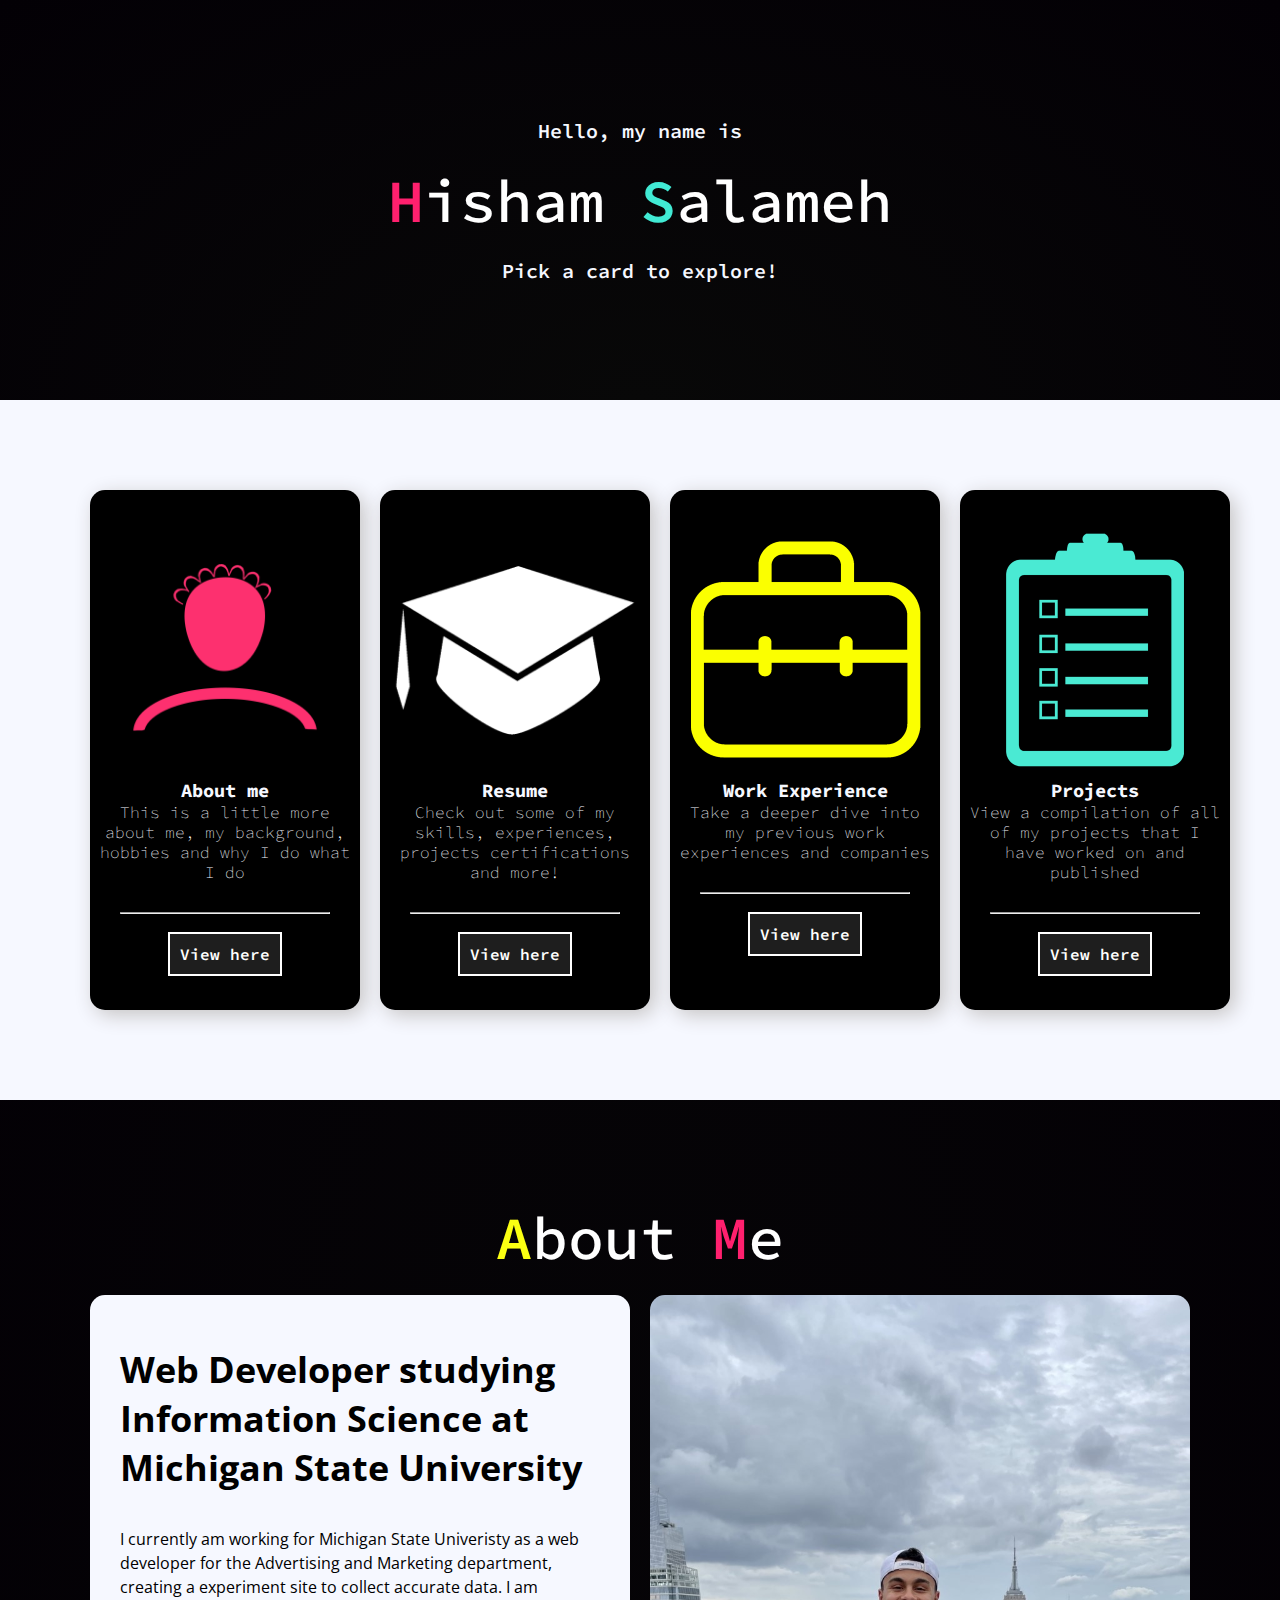
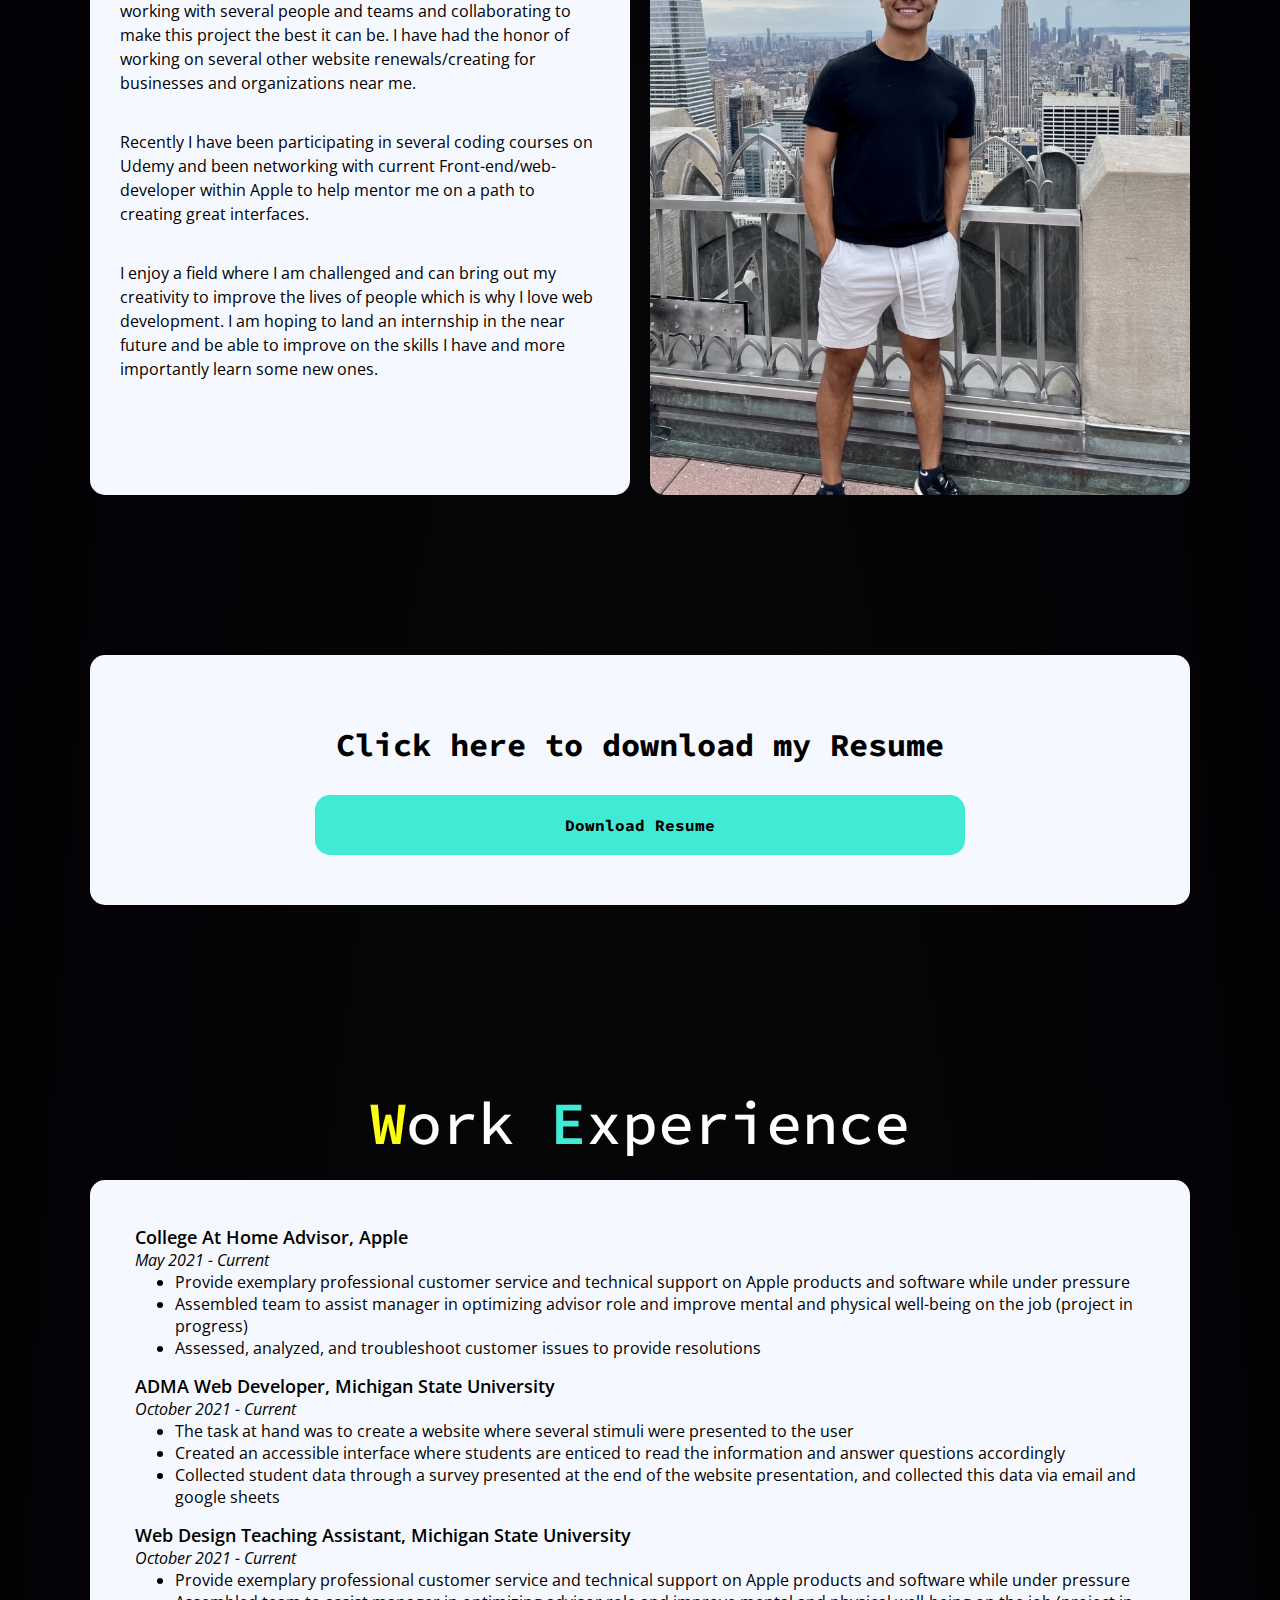
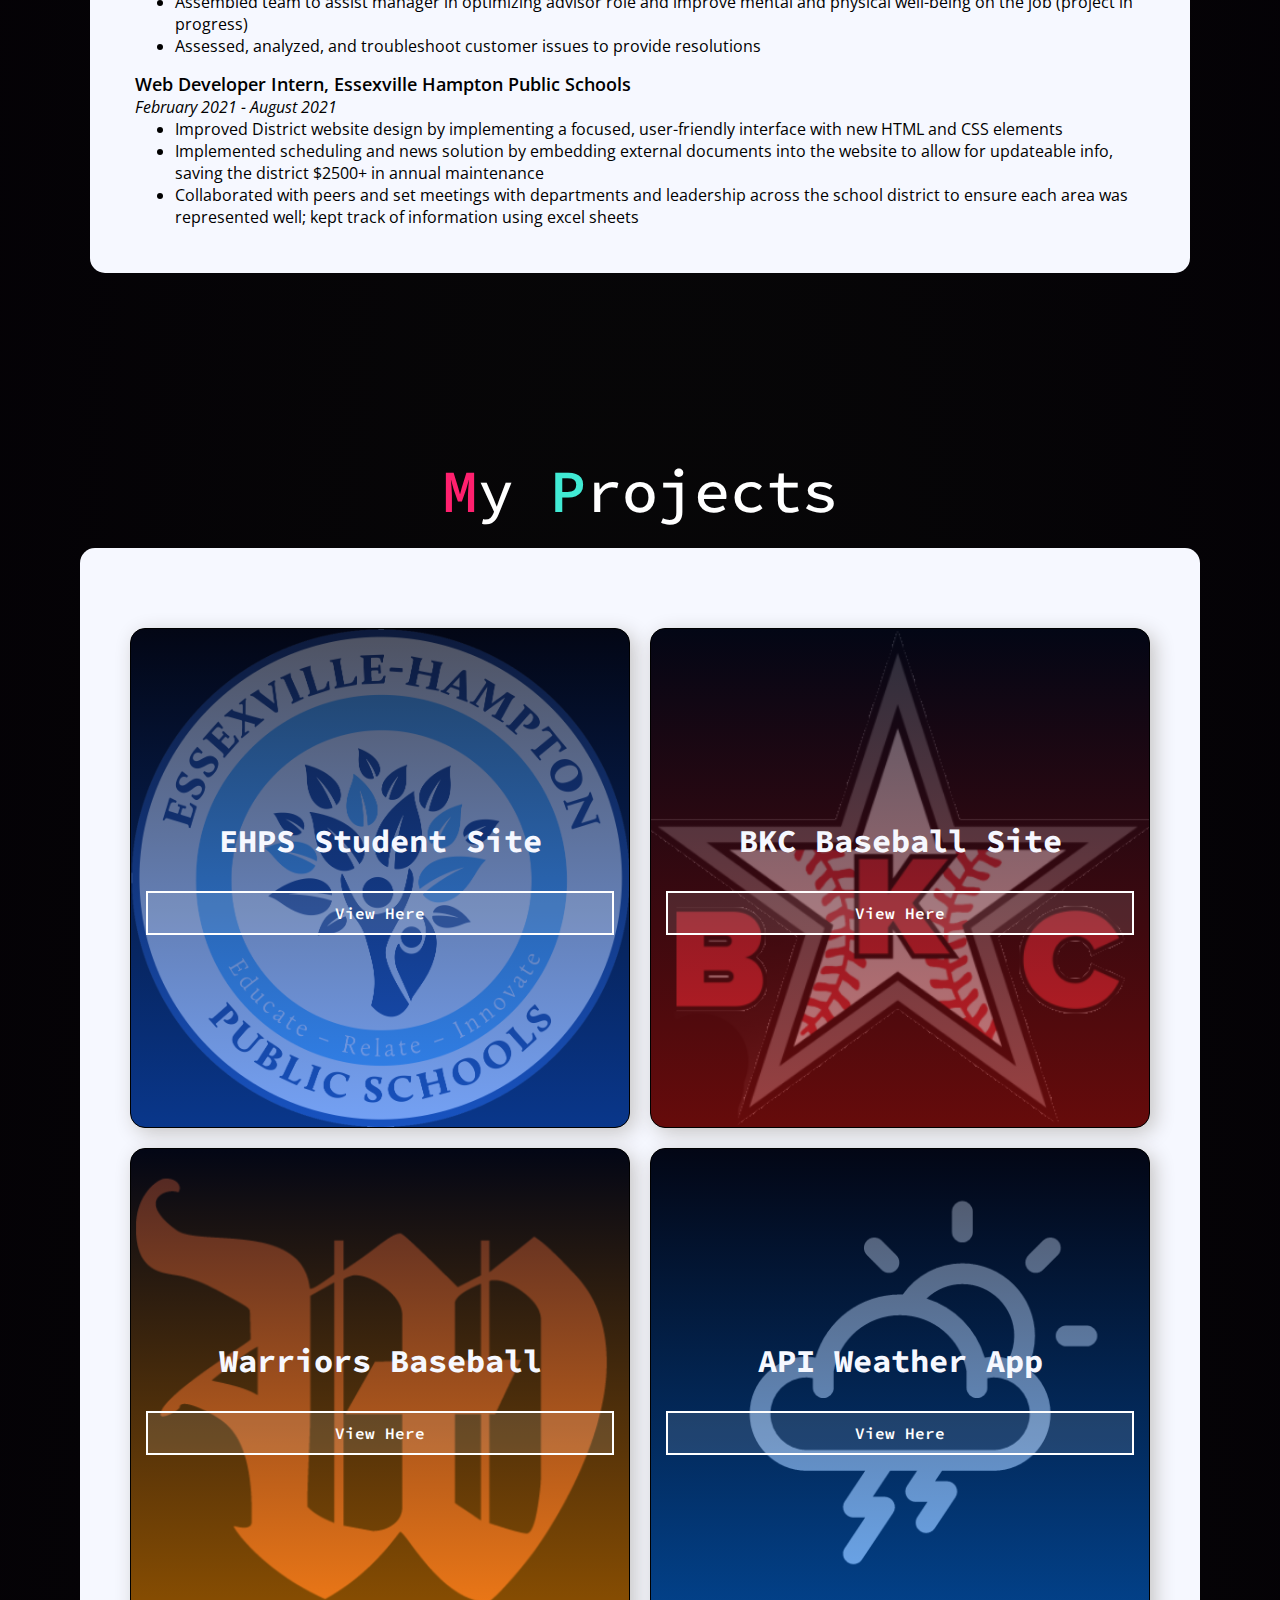
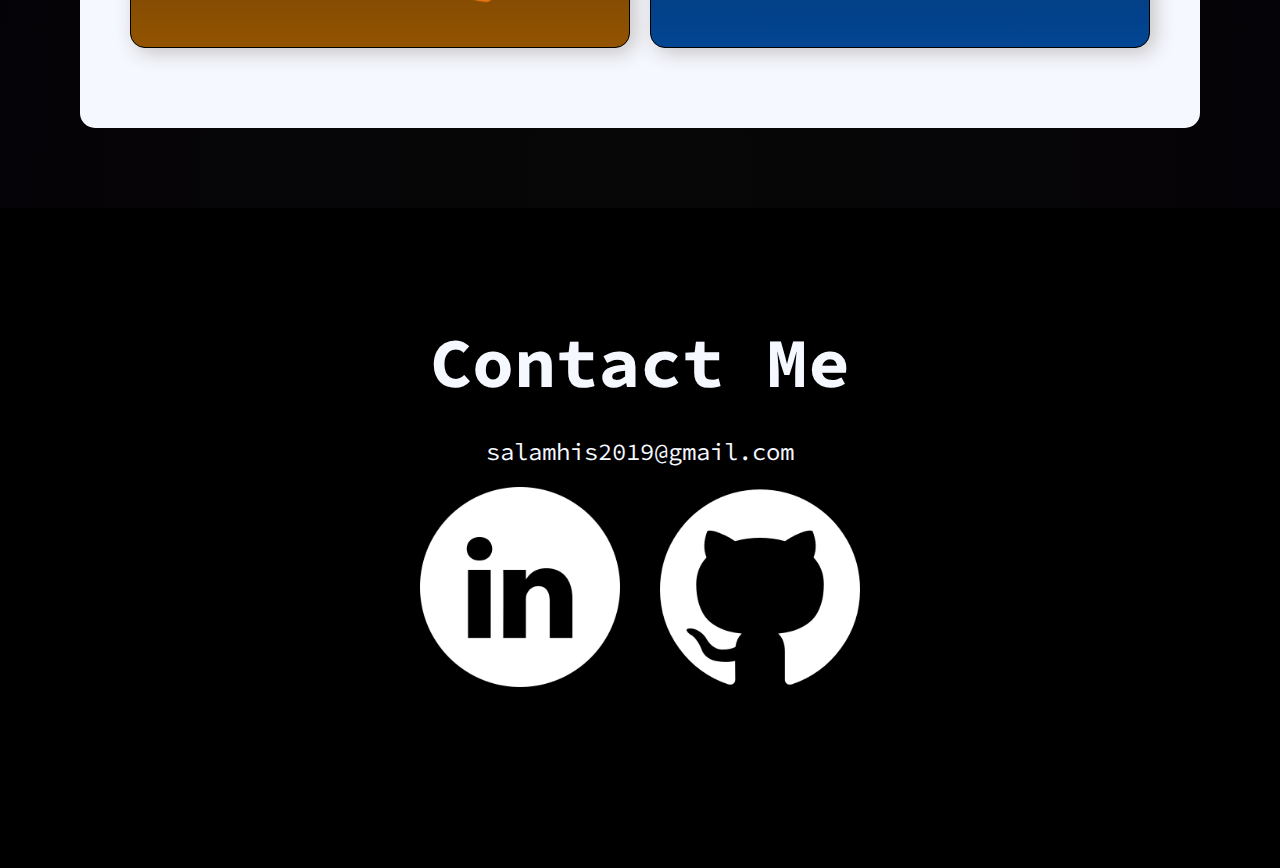
<file: index.html>
<!DOCTYPE html>
<html lang="en">

<head>
    <meta charset="UTF-8">
    <meta http-equiv="X-UA-Compatible" content="IE=edge">
    <meta name="viewport" content="width=device-width, initial-scale=1.0">
    <title>Hisham's Portfolio</title>
    <style>
        @import url('https://fonts.googleapis.com/css2?family=Source+Code+Pro:wght@300&display=swap');
    </style>
    <style>
        @import url('https://fonts.googleapis.com/css2?family=Source+Code+Pro:wght@300;600&display=swap');
    </style>
    <style>
        @import url('https://fonts.googleapis.com/css2?family=Open+Sans&display=swap');
    </style>
    <style>
        @import url('https://fonts.googleapis.com/css2?family=Open+Sans:wght@400;600&display=swap');
    </style>
    <link rel="stylesheet" href="styles.css">
</head>

<body>

<!-- BANNER SECTION -->


    <section class="banner">
        <p class="banner-content">Hello, my name is</p>
        <h1 class="banner-header"><span class="pink">H</span>isham <span class="teal">S</span>alameh</h1>
        <p class="banner-content">Pick a card to explore!</p>
    </section>

<!-- NAV SECTION -->


    <section class="sub-section-alternative">
        <div class="nav-container">
            <div class="navigation-card">
                <img class="project-image" src="images/profile-img.png" alt="Project One Image" />
                <h3>About me</h3>
                <p class="subtext">This is a little more about me, my background, hobbies and why I do what I do</p>
                <hr/>
                <p class="subtext"><a class="project-link" href="#about">View here</a></p>
            </div>
            <div class="navigation-card">
                <img class="project-image" src="images/education-img.png" alt="Project One Image" />
                <h3>Resume</h3>
                <p class="subtext">Check out some of my skills, experiences, projects certifications and more!</p>
                <hr/>
                <p class="subtext"><a class="project-link" href="#resume">View here</a></p>
            </div>              
            <div class="navigation-card work-mobile">
                <img class="project-image" src="images/work-experience.png" alt="Project One Image" />
                <h3>Work Experience</h3>
                <p class="subtext">Take a deeper dive into my previous work experiences and companies</p>
                <hr/>
                <a class="project-link" href="#work">View here</a>
            </div>         
            <div class="navigation-card">
                <img class="project-image" src="images/projects-img.png" alt="Project One Image" />
                <h3>Projects</h3>
                <p class="subtext">View a compilation of all of my projects that I have worked on and published</p>
                <hr/>
                <p class="subtext"><a class="project-link" href="#projects">View here</a></p>
            </div>
        </div>
    </section>


<!-- ABOUT ME SECTION -->


    <section class="about-me">
        <h2  id="about" class="banner-header"><span class="yellow">A</span>bout <span class="pink">M</span>e</h2>
        <div class="about-me-container">
            <!-- <div class="nav-card">
                <img class="card-image" src="images/profile-img.png" alt="">
                <a href="#">Arrow</a>
            </div> -->
            <div class="about-me-card about-me-align">
                <p class="sub-text">Web Developer studying Information Science at Michigan State University</p>
                <p class="about-text">I currently am working for Michigan State Univeristy as a web developer for the 
                    Advertising and Marketing department, creating a experiment site to collect accurate data.
                    I am working with several people and teams and collaborating to make this project the best it can be. 
                    I have had the honor of working on several other website renewals/creating for businesses and organizations 
                    near me.
                </p>
                <p class="about-text">Recently I have been participating in several coding courses on Udemy and been networking
                    with current Front-end/web-developer within Apple to help mentor me on a path to creating great interfaces. 
                </p>
                <p class="about-text">I enjoy a field where I am challenged and can bring out my creativity to improve the lives of people 
                    which is why I love web development. I am hoping to land an internship in the near future and be able to improve
                    on the skills I have and more importantly learn some new ones. 
                </p>
            </div>
            <div class="about-me-card about-me-align image-align">
                <img class="image-edit" src="images/about-me-image.jpg" alt="about me image">
            </div>
        </div>
    </section>


<!-- RESUME SECTION -->


    <section class="resume" id="resume">
        <div class="resume-container">
            <div class="resume-content">
                <h1 class="resume-header">Click here to download my Resume</h1>
                <a class="resume-button" href="resume.html" target="blank">Download Resume</a>
            </div>
        </div>
    </section>


<!-- WORK EXPERIENCE SECTION -->


    <section class="work-experience" id="work">
        <h2 class="banner-header"><span class="yellow">W</span>ork <span class="teal">E</span>xperience</h2>
        <div class="work-container">
            <div class="work-content">
                <div class="job-title">
                    <div class="job-wrap">
                        <h2 class="work-text">College At Home Advisor, Apple</h2>
                        <h2 class="work-date">May 2021 - Current</h2>
                        <ul class="work-description">
                            <li>Provide exemplary professional customer service and technical support on Apple products
                                and software while under pressure
                            </li>
                            <li> Assembled team to assist manager in optimizing advisor role and improve mental and physical
                                well-being on the job (project in progress)
                            </li>
                            <li>Assessed, analyzed, and troubleshoot customer issues to provide resolutions</li>
                        </ul>
                    </div>
                    <div class="job-wrap">
                        <h2 class="work-text">ADMA Web Developer, Michigan State University</h2>
                        <h2 class="work-date">October 2021 - Current</h2>
                        <ul class="work-description">
                            <li>The task at hand was to create a website where several stimuli were presented to the user</li>
                            <li>Created an accessible interface where students are enticed to read the information and answer
                            questions accordingly</li>
                            <li>Collected student data through a survey presented at the end of the website presentation, and
                            collected this data via email and google sheets</li>
                        </ul>
                    </div>
                    <div class="job-wrap">
                        <h2 class="work-text">Web Design Teaching Assistant, Michigan State University</h2>                        
                        <h2 class="work-date">October 2021 - Current</h2>
                        <ul class="work-description">
                            <li>Provide exemplary professional customer service and technical support on Apple products
                                and software while under pressure
                            </li>
                            <li> Assembled team to assist manager in optimizing advisor role and improve mental and physical 
                                well-being on the job (project in progress)
                            </li>
                            <li>Assessed, analyzed, and troubleshoot customer issues to provide resolutions</li>
                        </ul>
                    </div>
                    <div class="job-wrap">
                        <h2 class="work-text">Web Developer Intern, Essexville Hampton Public Schools</h2>                    
                        <h2 class="work-date">February 2021 - August 2021</h2>
                        <ul class="work-description">
                            <li>Improved District website design by implementing a focused, user-friendly interface with new
                            HTML and CSS elements
                            </li>
                            <li> Implemented scheduling and news solution by embedding external documents into the website
                            to allow for updateable info, saving the district $2500+ in annual maintenance
                            </li>
                            <li>Collaborated with peers and set meetings with departments and leadership across the school
                            district to ensure each area was represented well; kept track of information using excel sheets</li>
                        </ul>
                    </div>
                </div>
            </div>
        </div>
    </section>


<!-- PROJECTS SECTION -->


    <section class="projects-section" id="projects">
        <h1 class="banner-header"><span class="pink">M</span>y <span class="teal">P</span>rojects</h1>
        <div class="projects-container">
            <div class="projects-space">
                <div class="projects-row">
                    <div class="projects-card">
                        <h1 class="project-title">EHPS Student Site</h1>
                        <a href="https://ehstudentlife.net" class="button" target="blank">View Here</a>
                    </div>
                    <div class="projects-card BKC-background">
                        <h1 class="project-title">BKC Baseball Site</h1>
                        <a href="https://bkcbaseball.com" class="button" target="blank">View Here</a>
                    </div>                
                </div>
                <div class="projects-row">
                    <div class="projects-card warriors-background">
                        <h1 class="project-title">Warriors Baseball</h1>
                        <a href="http://warriorsbaseballmi.com" class="button" target="blank">View Here</a>
                    </div>
                    <div class="projects-card weather-background">
                        <h1 class="project-title">API Weather App</h1>
                        <a href="https://github.com/salamhis2019/Weather-app" class="button" target="blank">View Here</a>
                    </div>                
                </div>                
            </div>
        </div>
    </section>


<!-- FOOTER SECTION -->


    <footer>
        <h1 class="contact">Contact Me</h1>
        <p class="email">salamhis2019@gmail.com</p>
        <div class="socials-container">
            <a href="https://www.linkedin.com/in/hishamsalameh" target="blank"><img class="social-icons"
                    src="images/linkedin-icon.png" alt="linkedin-icon"></a>
            <a href="https://github.com/salamhis2019" target="blank"><img class="social-icons"
                    src="images/github-icon.png" alt="github-icon"></a>
        </div>
    </footer>
</body>

<script>

</script>

</html>
</file>
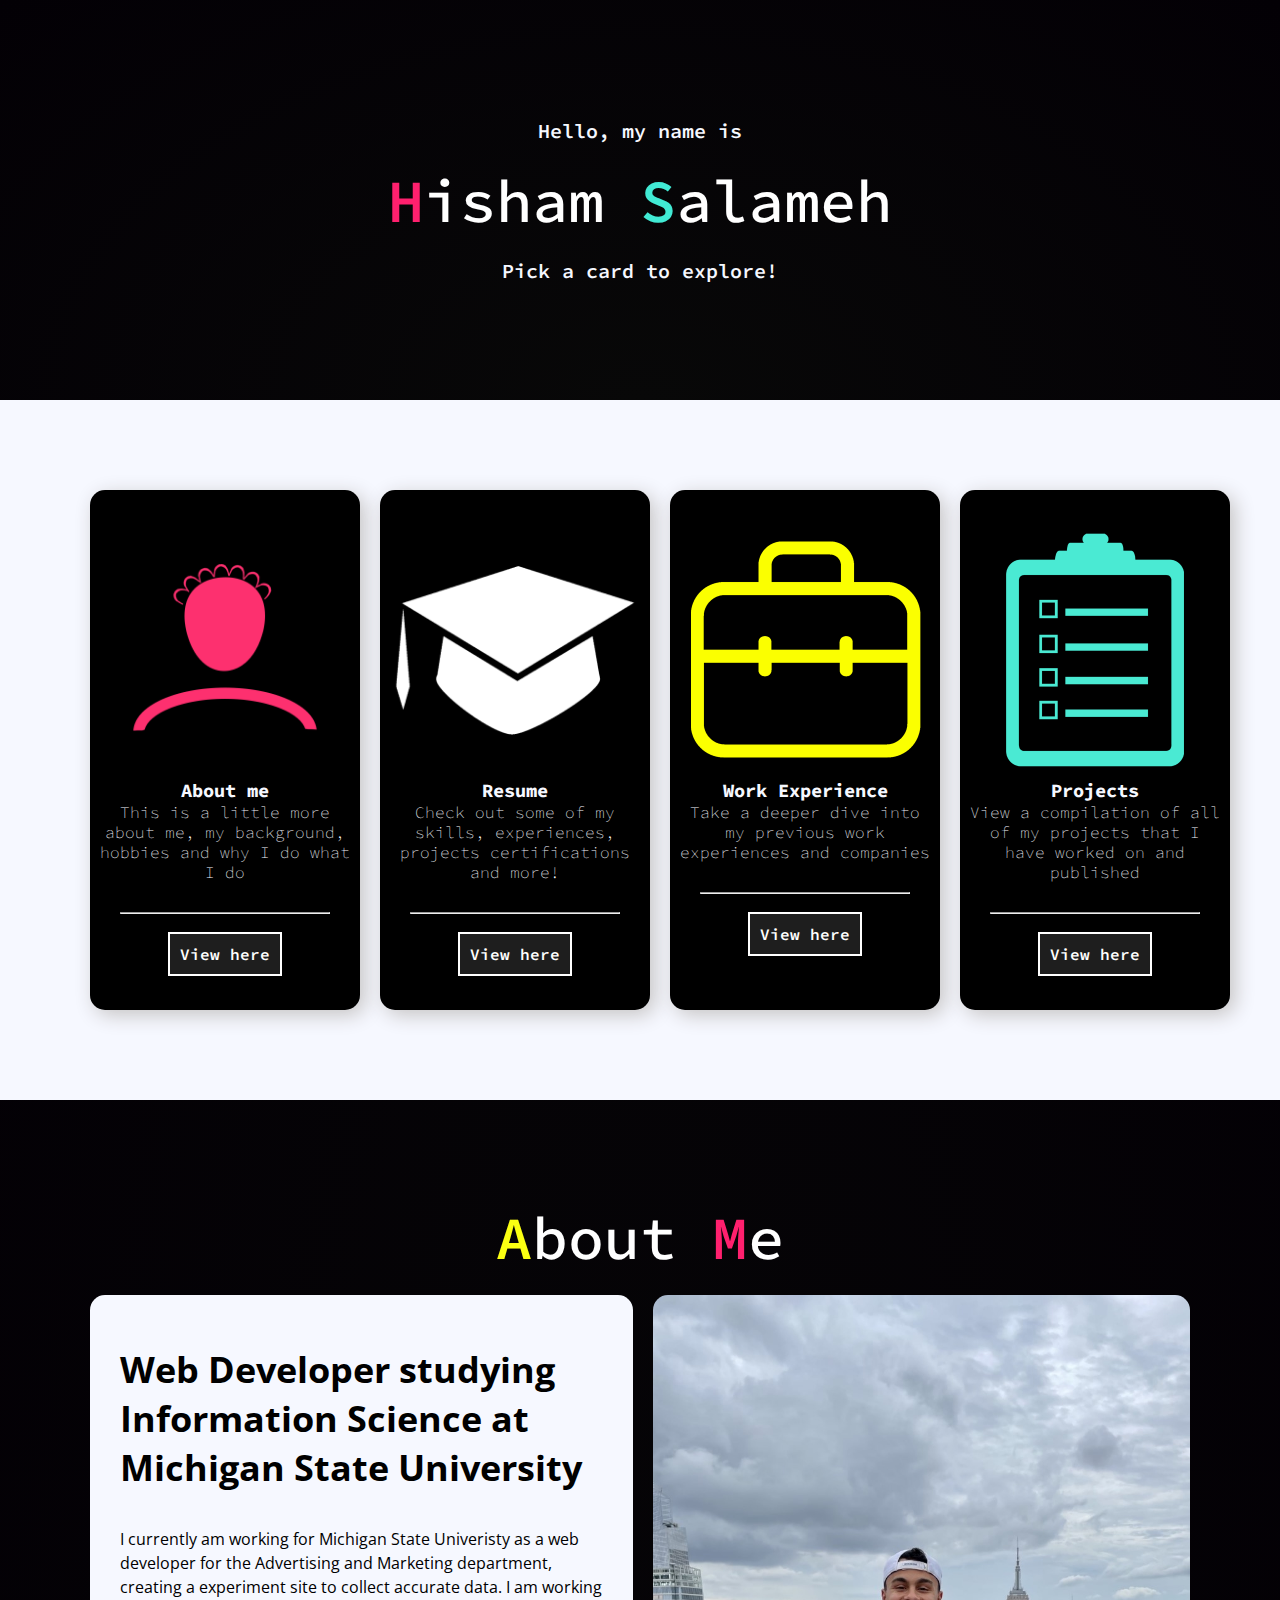
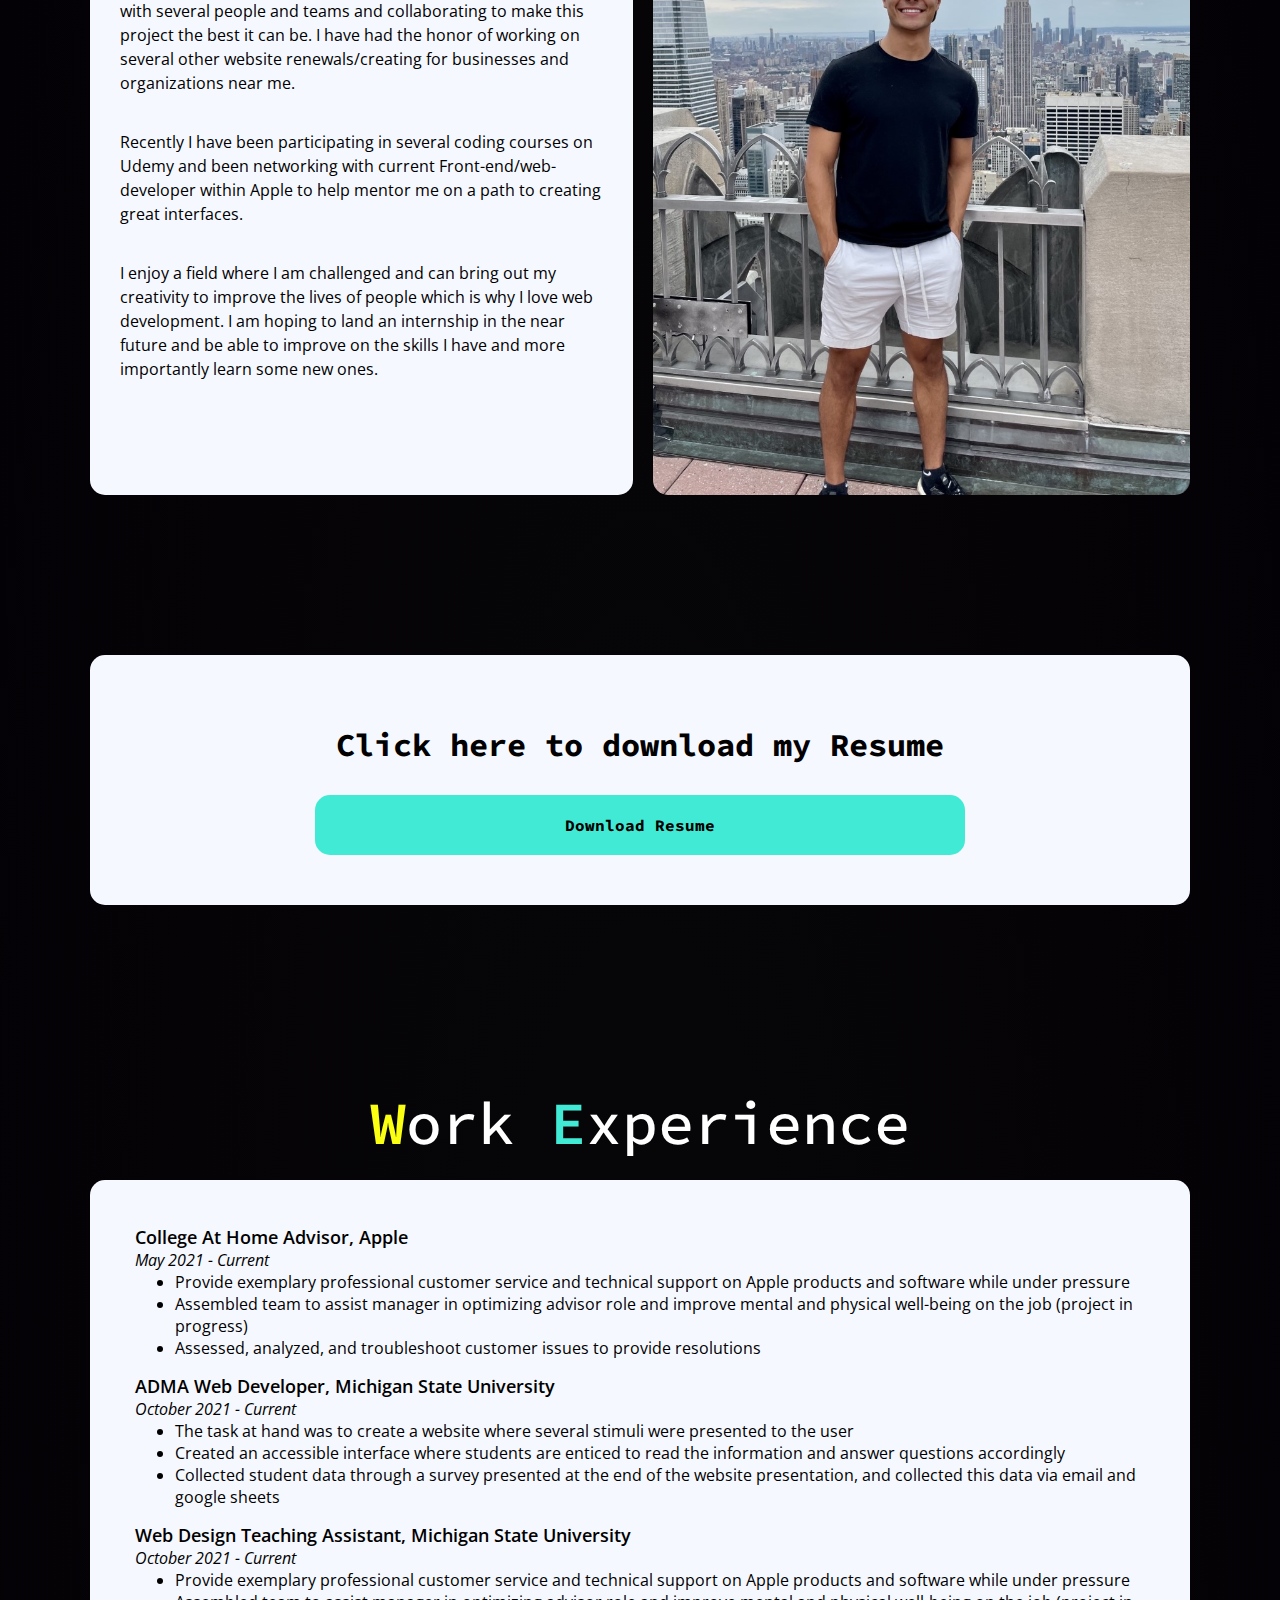
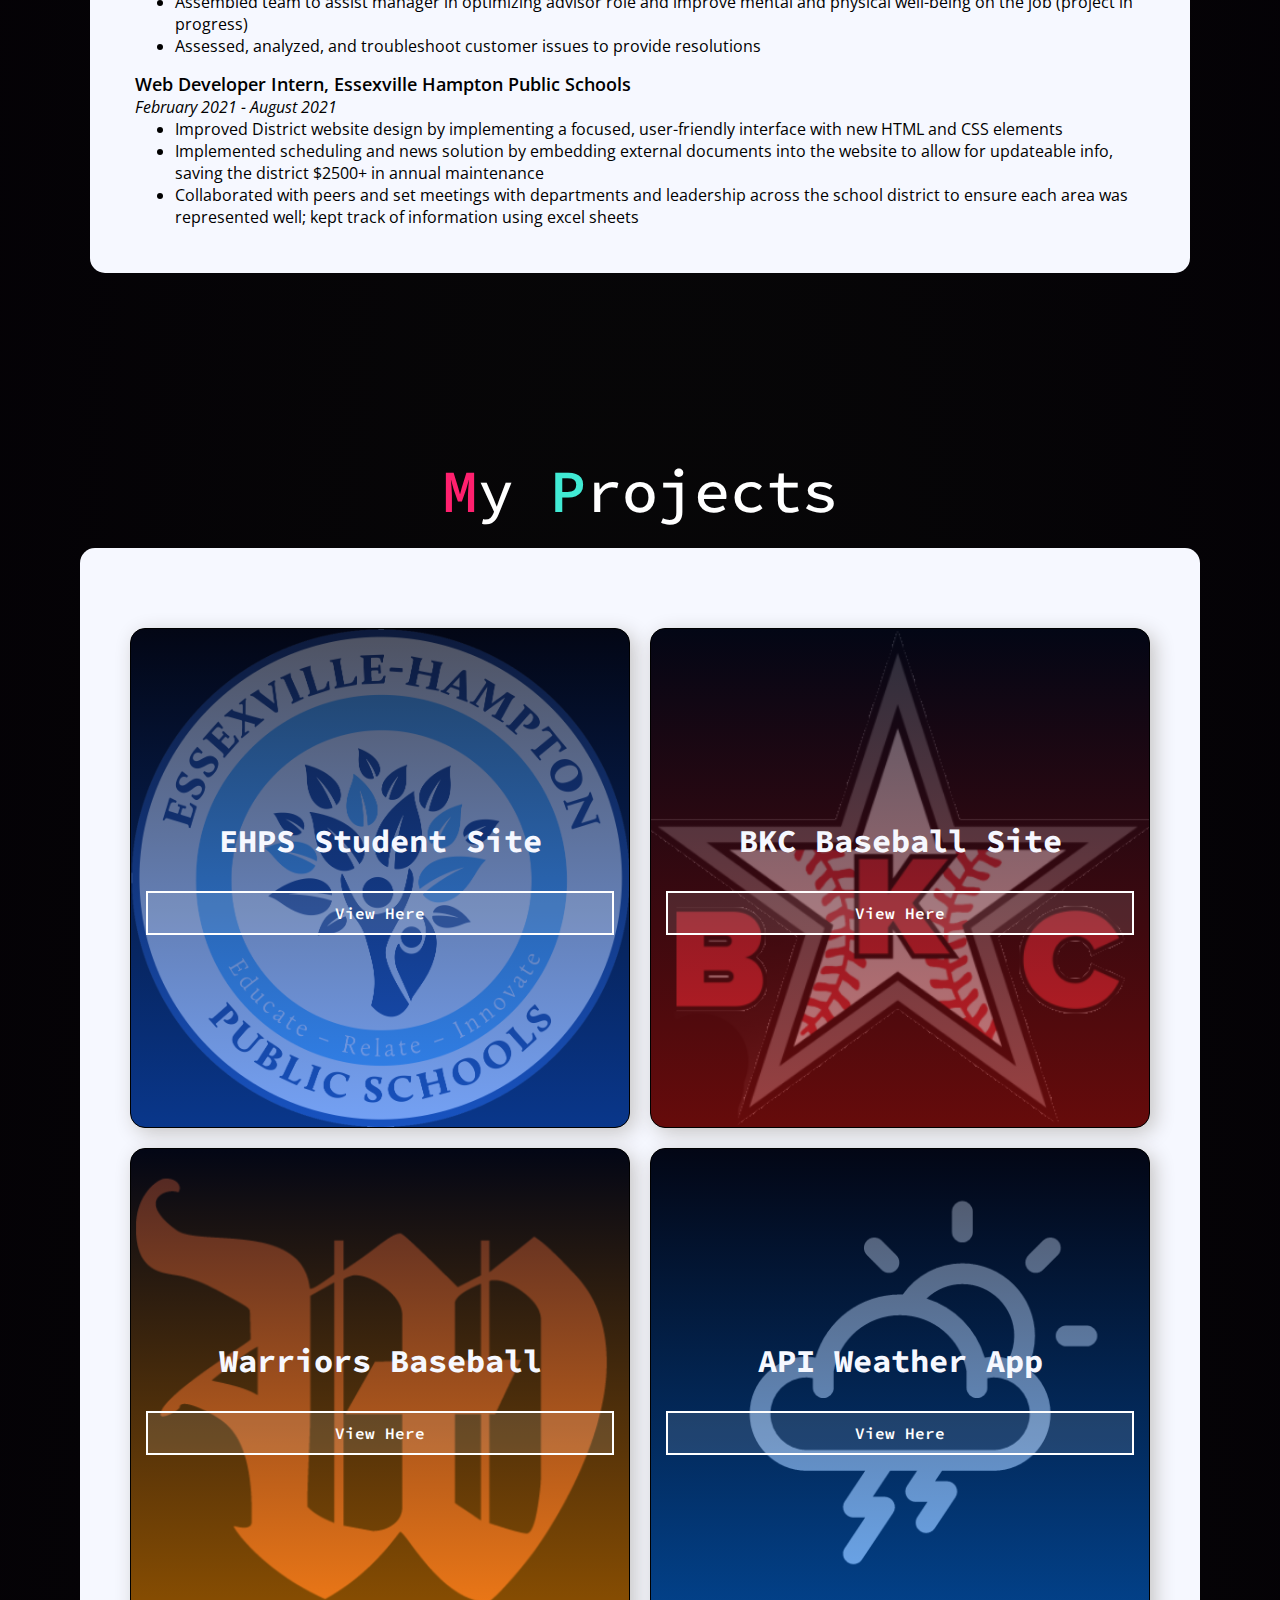
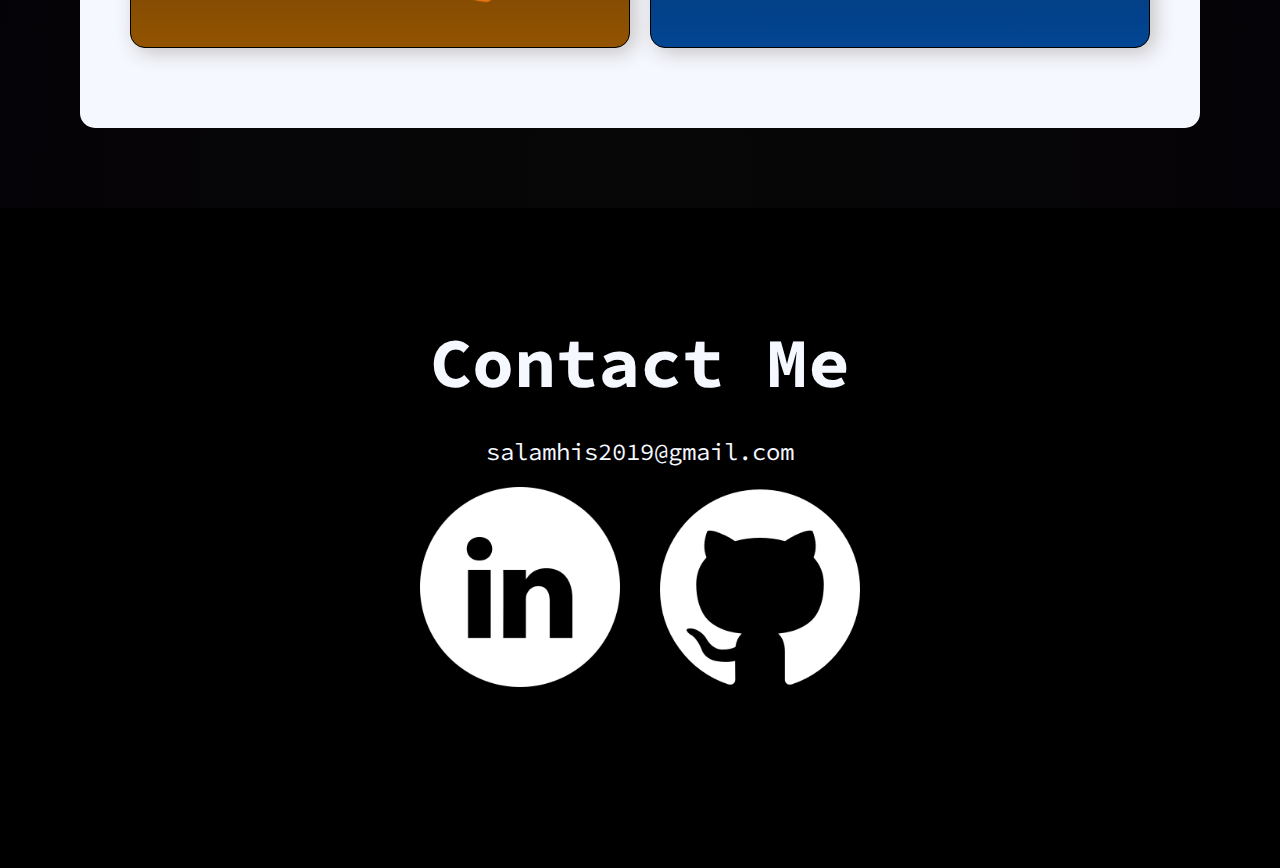
<file: main.html>
<!DOCTYPE html>
<html lang="en">

<head>
    <meta charset="UTF-8">
    <meta http-equiv="X-UA-Compatible" content="IE=edge">
    <meta name="viewport" content="width=device-width, initial-scale=1.0">
    <title>Hisham's Portfolio</title>
    <style>
        @import url('https://fonts.googleapis.com/css2?family=Source+Code+Pro:wght@300&display=swap');
    </style>
    <style>
        @import url('https://fonts.googleapis.com/css2?family=Source+Code+Pro:wght@300;600&display=swap');
    </style>
    <style>
        @import url('https://fonts.googleapis.com/css2?family=Open+Sans&display=swap');
    </style>
    <style>
        @import url('https://fonts.googleapis.com/css2?family=Open+Sans:wght@400;600&display=swap');
    </style>
    <link rel="stylesheet" href="styles.css">
</head>

<body>

<!-- BANNER SECTION -->


    <section class="banner">
        <p class="banner-content">Hello, my name is</p>
        <h1 class="banner-header"><span class="pink">H</span>isham <span class="teal">S</span>alameh</h1>
        <p class="banner-content">Pick a card to explore!</p>
    </section>

<!-- NAV SECTION -->


    <section class="sub-section-alternative">
        <div class="nav-container">
            <div class="navigation-card">
                <img class="project-image" src="images/profile-img.png" alt="Project One Image" />
                <h3>About me</h3>
                <p class="subtext">This is a little more about me, my background, hobbies and why I do what I do</p>
                <hr/>
                <p class="subtext"><a class="project-link" href="#about">View here</a></p>
            </div>
            <div class="navigation-card">
                <img class="project-image" src="images/education-img.png" alt="Project One Image" />
                <h3>Resume</h3>
                <p class="subtext">Check out some of my skills, experiences, projects certifications and more!</p>
                <hr/>
                <p class="subtext"><a class="project-link" href="#resume">View here</a></p>
            </div>              
            <div class="navigation-card">
                <img class="project-image" src="images/work-experience.png" alt="Project One Image" />
                <h3>Work Experience</h3>
                <p class="subtext">Take a deeper dive into my previous work experiences and companies</p>
                <hr/>
                <a class="project-link" href="#work">View here</a>
            </div>         
            <div class="navigation-card">
                <img class="project-image" src="images/projects-img.png" alt="Project One Image" />
                <h3>Projects</h3>
                <p class="subtext">View a compilation of all of my projects that I have worked on and published</p>
                <hr/>
                <p class="subtext"><a class="project-link" href="#projects">View here</a></p>
            </div>
        </div>
    </section>


<!-- ABOUT ME SECTION -->


    <section class="about-me">
        <h2  id="about" class="banner-header"><span class="yellow">A</span>bout <span class="pink">M</span>e</h2>
        <div class="about-me-container">
            <!-- <div class="nav-card">
                <img class="card-image" src="images/profile-img.png" alt="">
                <a href="#">Arrow</a>
            </div> -->
            <div class="about-me-card about-me-align">
                <p class="sub-text">Web Developer studying Information Science at Michigan State University</p>
                <p class="about-text">I currently am working for Michigan State Univeristy as a web developer for the 
                    Advertising and Marketing department, creating a experiment site to collect accurate data.
                    I am working with several people and teams and collaborating to make this project the best it can be. 
                    I have had the honor of working on several other website renewals/creating for businesses and organizations 
                    near me.
                </p>
                <p class="about-text">Recently I have been participating in several coding courses on Udemy and been networking
                    with current Front-end/web-developer within Apple to help mentor me on a path to creating great interfaces. 
                </p>
                <p class="about-text">I enjoy a field where I am challenged and can bring out my creativity to improve the lives of people 
                    which is why I love web development. I am hoping to land an internship in the near future and be able to improve
                    on the skills I have and more importantly learn some new ones. 
                </p>
            </div>
            <div class="about-me-card image-align">
            </div>
        </div>
    </section>


<!-- RESUME SECTION -->


    <section class="resume" id="resume">
        <div class="resume-container">
            <div class="resume-content">
                <h1 class="resume-header">Click here to download my Resume</h1>
                <a class="resume-button" href="resume.html" target="blank">Download Resume</a>
            </div>
        </div>
    </section>


<!-- WORK EXPERIENCE SECTION -->


    <section class="work-experience" id="work">
        <h2 class="banner-header"><span class="yellow">W</span>ork <span class="teal">E</span>xperience</h2>
        <div class="work-container">
            <div class="work-content">
                <div class="job-title">
                    <div class="job-wrap">
                        <h2 class="work-text">College At Home Advisor, Apple</h2>
                        <h2 class="work-date">May 2021 - Current</h2>
                        <ul class="work-description">
                            <li>Provide exemplary professional customer service and technical support on Apple products
                                and software while under pressure
                            </li>
                            <li> Assembled team to assist manager in optimizing advisor role and improve mental and physical
                                well-being on the job (project in progress)
                            </li>
                            <li>Assessed, analyzed, and troubleshoot customer issues to provide resolutions</li>
                        </ul>
                    </div>
                    <div class="job-wrap">
                        <h2 class="work-text">ADMA Web Developer, Michigan State University</h2>
                        <h2 class="work-date">October 2021 - Current</h2>
                        <ul class="work-description">
                            <li>The task at hand was to create a website where several stimuli were presented to the user</li>
                            <li>Created an accessible interface where students are enticed to read the information and answer
                            questions accordingly</li>
                            <li>Collected student data through a survey presented at the end of the website presentation, and
                            collected this data via email and google sheets</li>
                        </ul>
                    </div>
                    <div class="job-wrap">
                        <h2 class="work-text">Web Design Teaching Assistant, Michigan State University</h2>                        
                        <h2 class="work-date">October 2021 - Current</h2>
                        <ul class="work-description">
                            <li>Provide exemplary professional customer service and technical support on Apple products
                                and software while under pressure
                            </li>
                            <li> Assembled team to assist manager in optimizing advisor role and improve mental and physical 
                                well-being on the job (project in progress)
                            </li>
                            <li>Assessed, analyzed, and troubleshoot customer issues to provide resolutions</li>
                        </ul>
                    </div>
                    <div class="job-wrap">
                        <h2 class="work-text">Web Developer Intern, Essexville Hampton Public Schools</h2>                    
                        <h2 class="work-date">February 2021 - August 2021</h2>
                        <ul class="work-description">
                            <li>Improved District website design by implementing a focused, user-friendly interface with new
                            HTML and CSS elements
                            </li>
                            <li> Implemented scheduling and news solution by embedding external documents into the website
                            to allow for updateable info, saving the district $2500+ in annual maintenance
                            </li>
                            <li>Collaborated with peers and set meetings with departments and leadership across the school
                            district to ensure each area was represented well; kept track of information using excel sheets</li>
                        </ul>
                    </div>
                </div>
            </div>
        </div>
    </section>


<!-- PROJECTS SECTION -->


    <section class="projects-section" id="projects">
        <h1 class="banner-header"><span class="pink">M</span>y <span class="teal">P</span>rojects</h1>
        <div class="projects-container">
            <div class="projects-space">
                <div class="projects-row">
                    <div class="projects-card">
                        <h1 class="project-title">EHPS Student Site</h1>
                        <a href="#" class="button">View Here</a>
                    </div>
                    <div class="projects-card BKC-background">
                        <h1 class="project-title">BKC Baseball Site</h1>
                        <a href="#" class="button">View Here</a>
                    </div>                
                </div>
                <div class="projects-row">
                    <div class="projects-card warriors-background">
                        <h1 class="project-title">Warriors Baseball</h1>
                        <a href="#" class="button">View Here</a>
                    </div>
                    <div class="projects-card weather-background">
                        <h1 class="project-title">API Weather App</h1>
                        <a href="#" class="button">View Here</a>
                    </div>                
                </div>                
            </div>
        </div>
    </section>


<!-- FOOTER SECTION -->


    <footer>
        <h1>Contact Me</h1>
        <p>salamhis2019@gmail.com</p>
        <div class="socials-container">
            <a href="https://www.linkedin.com/in/hishamsalameh" target="blank"><img class="social-icons"
                    src="images/linkedin-icon.png" alt="linkedin-icon"></a>
            <a href="https://github.com/salamhis2019" target="blank"><img class="social-icons"
                    src="images/github-icon.png" alt="github-icon"></a>
        </div>
    </footer>
</body>

<script>

</script>

</html>
</file>
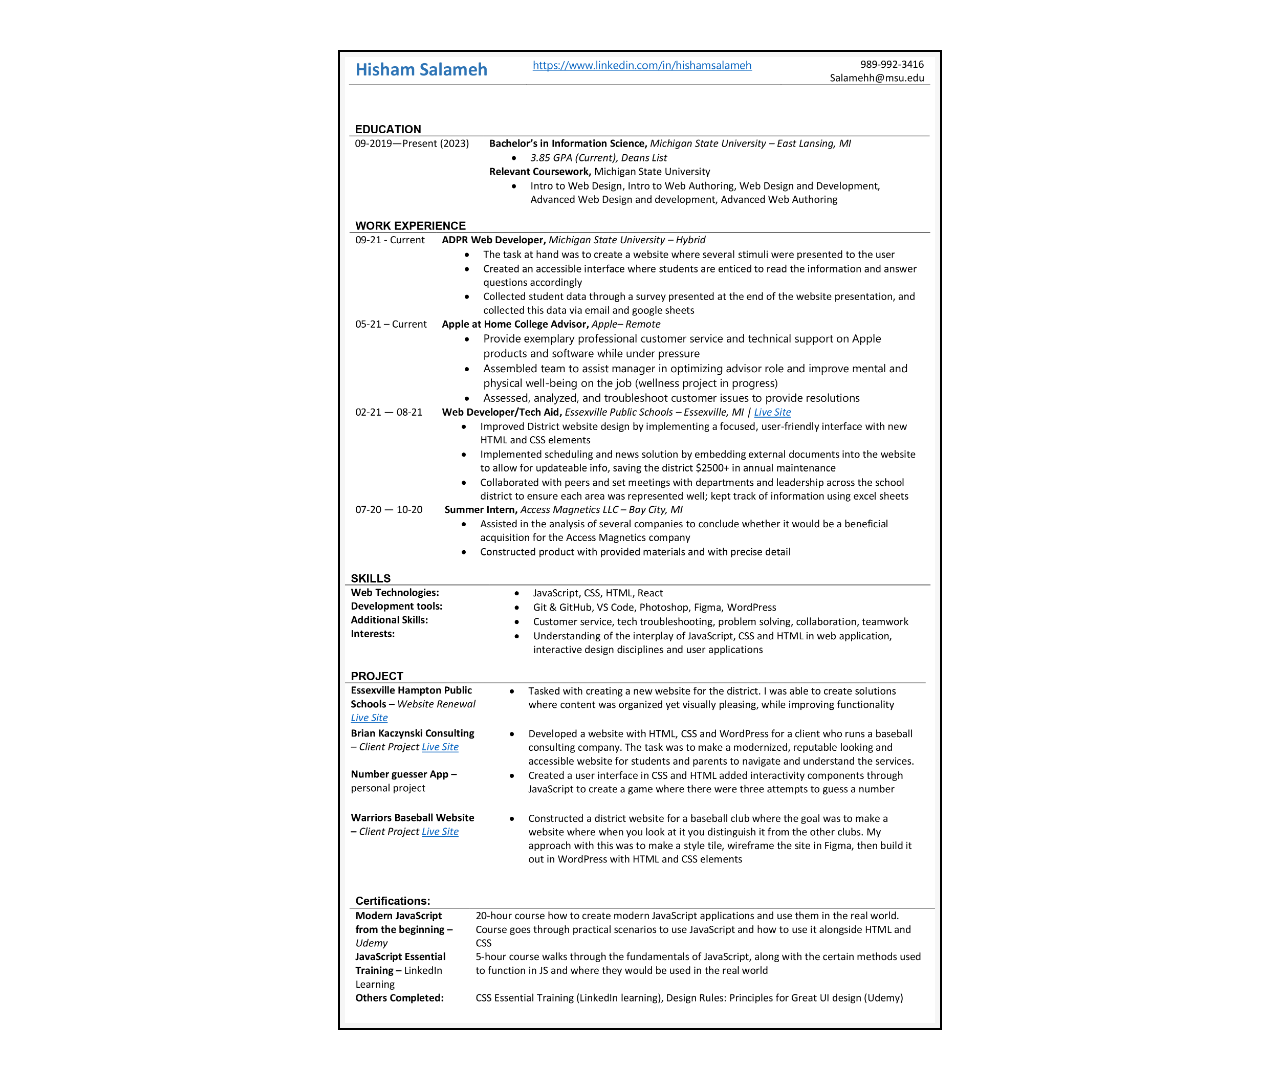
<file: resume.html>
<!DOCTYPE html>
<html lang="en">
<head>
    <meta charset="UTF-8">
    <meta http-equiv="X-UA-Compatible" content="IE=edge">
    <meta name="viewport" content="width=device-width, initial-scale=1.0">
    <link rel="stylesheet" href="resume.css">
    <title>Resume</title>
</head>
<body>
    <div class="resume-container">
        <img class="resume" src="images/Hisham-Salameh.png" alt="">
    </div>
</body>
</html>
</file>
<file: styles.css>
/* HEX CODES:
Pink: #FF206E 
Dark: #343434
Teal: #41EAD4
Yellow: #FBFF12*/

/* ****GLOBAL EDITS**** */

* {
  padding: 0;
  margin: 0;
  color: #f6f8ff;
  font-family: "Source Code Pro", monospace;
}

body {
  background: radial-gradient(ellipse at bottom, #080808 0%, #030005);
}

/* 

**** BANNER CSS **** 

*/

.name {
  font-size: 60px;
  font-weight: 600px;
}

.sub-heading {
  font-size: 24px;
  margin: 20px 0;
}

.continue a {
  text-decoration: none;
}

.container {
  display: flex;
  text-align: center;
  flex-direction: column;
  align-items: center;
  justify-content: center;
}

.arrow {
  height: 70px;
  width: 75px;
}

/* ****PARALLAX BACKGROUND**** */

.hero-container {
  height: 600px;
  /* width: 100%; */
  background: radial-gradient(ellipse at bottom, #080808 0%, #030005);
}
/*

****** NAVIGATION SECTION ******

*/

.banner {
  display: flex;
  background: radial-gradient(ellipse at bottom, #080808 0%, #030005);
  height: 400px;
  align-items: center;
  justify-content: center;
  flex-direction: column;
}

.banner-header {
  margin: 20px 0;
}

.banner-content {
  font-size: 20px;
  font-weight: 600;
}

.banner-header {
  color: white;
  text-align: center;
  font-size: 60px;
  font-weight: 500;
}

.sub-section-alternative {
  display: flex;
  flex-direction: column;
  text-align: center;
  padding: 80px;
  background-color: #f6f8ff;
}

.navigation-card {
  padding: 10px;
  background-color: black;
  width: 300px;
  height: 500px;
  box-shadow: 5px 5px 20px rgb(197, 195, 195);
  margin: 10px;
  border-radius: 15px;
}

.subtext {
  font-weight: 200;
}

.nav-container {
  display: flex;
  justify-content: space-around;
}

@media only screen and (max-width: 1000px) {
  .nav-container {
    display: flex;
    flex-wrap: wrap;
  }
  .about-me-container {
    display: flex;
    flex-wrap: wrap;
  }
}

.project-image {
  margin-top: 25px;
  width: 250px;
}

hr {
  margin: 30px 20px;
}

.project-link {
  background-color: rgba(255, 255, 255, 0.116);
  text-decoration: none;
  color: white;
  text-decoration: none;
  color: white;
  border: 2px solid white;
  padding: 10px;
  transition: 0.3s;
  font-weight: 600;
}

.project-link:hover {
  background-color: white;
  color: black;
}

.card-image {
  width: 250px;
}

/* 

***About me***

*/

.about-me {
  text-align: center;
  padding: 80px;
}

.about-me-container {
  display: flex;
  justify-content: center;
}

.about-me-card {
  background: #f6f8ff;
  height: 800px;
  width: 600px;
  margin: 0 10px;
  border-radius: 15px;
  box-sizing: border-box;
}

.about-me-align {
  padding: 30px;
}

p.about-text {
  margin: 35px 0;
  line-height: 1.5;
  font-size: 16px;
  font-family: "Open Sans", sans-serif;
  text-align: left;
}

h4 {
  font-size: 24px;
  font-weight: 800;
}

h4,
.about-text {
  color: black;
}

.sub-text {
  color: black;
  font-size: 36px;
  text-align: left;
  font-family: "Open Sans", sans-serif;
  font-weight: 700;
  margin: 20px 0;
}

.image-align {
  background-image: url(images/about-me-image.jpg);
  background-size: cover;
}

@media only screen and (min-width: 500px) {
  .image-edit {
    display: none;
  }
}

/* 


*** RESUME SECTION ***


*/

.resume {
  padding: 80px;
  display: flex;
  flex-direction: column;
}

.resume-container {
  display: flex;
  justify-content: center;
  flex-wrap: wrap;
  box-sizing: border-box;
  align-items: center;
}

.resume-content {
  /* display: flex; */
  justify-content: center;
  flex-direction: column;
  flex-wrap: wrap;
  box-sizing: border-box;
  background-color: #f6f8ff;
  width: 1220px;
  margin: 0 10px;
  border-radius: 15px;
  padding: 70px 30px;
  text-align: center;
}

.resume-button {
  font-weight: 700;
  text-decoration: none;
  color: black;
  background-color: #41ead4;
  padding: 20px 250px;
  border-radius: 15px;
  transition: 0.3s;
}

.resume-button:hover {
  background-color: #06c5acd8;
}

.resume-header {
  color: black;
  margin-bottom: 50px;
}

/* 


*** WORK EXPERIENCE ***


*/

.work-experience {
  padding: 80px;
}

.work-container {
  display: flex;
  justify-content: center;
  flex-wrap: wrap;
  align-items: center;
}

.work-content {
  box-sizing: border-box;
  background-color: #f6f8ff;
  width: 1220px;
  margin: 0 10px;
  border-radius: 15px;
  padding: 30px;
}

.work-content .work-text {
  color: black;
  font-family: "Open Sans", sans-serif;
  font-size: 18px;
  font-weight: 600;
}

.work-date {
  color: black;
  font-family: "Open Sans", sans-serif;
  font-weight: 400;
  font-size: 16px;
  font-style: italic;
}

.work-description {
  margin-left: 40px;
}

.work-description li {
  color: black;
  font-family: "Open Sans", sans-serif;
}

.job-wrap {
  margin: 15px;
}

.work-icon {
  width: 225px;
  height: 225px;
  margin-left: 10px;
}

/* 


**** PROJECTS SECTION ****


*/

.projects-section {
  padding: 80px;
  display: flex;
  flex-direction: column;
}

.projects-container {
  display: flex;
  justify-content: center;
  flex-wrap: wrap;
  box-sizing: border-box;
}

.projects-space {
  box-sizing: border-box;
  background-color: #f6f8ff;
  border-radius: 15px;
  width: 1220px;
  padding: 70px 30px;
}

.projects-row {
  display: flex;
  flex-wrap: wrap;
  justify-content: center;
}

.project-title {
  color: #f6f8ff;
  margin-bottom: 30px;
}

.projects-card {
  justify-content: center;
  display: flex;
  flex-direction: column;
  box-sizing: border-box;
  text-align: center;
  width: 500px;
  height: 500px;
  padding: 15px;
  margin: 10px;
  border-radius: 15px;
  border: 1px solid black;
  box-shadow: 5px 5px 20px rgb(197, 195, 195);
  background-color: black;
  background-image: linear-gradient(rgba(4, 9, 30, 0.7), #105ff193),
    url(images/EHPS-logo.png);
  background-size: cover;
  background-position: center;
}

.button {
  background-color: rgba(255, 255, 255, 0.116);
  text-decoration: none;
  color: white;
  text-decoration: none;
  color: white;
  border: 2px solid white;
  padding: 10px;
  transition: 0.3s;
  font-weight: 600;
}

.button:hover {
  background-color: white;
  color: black;
}

.project-icon {
  width: 75%;
}

.teal {
  font-weight: 600;
  color: #41ead4;
}

.pink {
  font-weight: 600;
  color: #ff206e;
}

.yellow {
  color: #fbff12;
  font-weight: 600;
}

.BKC-background {
  background-image: linear-gradient(rgba(4, 9, 30, 0.7), #b1131393),
    url(images/bkc-logo.png);
  background-size: cover;
}

.warriors-background {
  background-image: linear-gradient(rgba(4, 9, 30, 0.7), #ff910093),
    url(images/warriors-logo.png);
  background-size: cover;
}

.weather-background {
  background-image: linear-gradient(rgba(4, 9, 30, 0.7), #0479ff93),
    url(images/weather.png);
  background-size: cover;
}

/* 


****** FOOTER ******


*/

footer {
  background-color: black;
  color: white;
  text-align: center;
  height: 500px;
  padding: 80px;
}

footer h1 {
  margin: 30px 0;
  font-size: 70px;
}

footer p {
  font-size: 24px;
}

.socials-container {
  display: flex;
  justify-content: center;
}

.social-icons {
  margin: 20px;
  height: 200px;
  width: 200px;
}

.social-icons {
  cursor: pointer;
}

/* 


MEDIA QUERIES/RESPONSIVE DESIGN


*/

@media only screen and (max-width: 1000px) {
  /* NAV CARDS */
  .banner-header {
    font-size: 36px;
  }

  /* ABOUT ME */
  .image-align {
    margin-top: 10px;
  }

  /* WORK EXPERIENCE */

  /* RESUME SECTION */
  .resume-button {
    padding: 15px 100px;
  }

  .resume-content {
    display: flex;
  }
  /* PROJECTS SECTION */
  .projects-card {
    display: flex;
    flex-wrap: wrap;
    width: 300px;
    height: 200px;
  }

  /* FOOTER */
}

@media only screen and (max-width: 500px) {
  /* NAV CARDS */

  /* ABOUT ME */
  .about-me-container {
    display: flex;
    flex-wrap: wrap;
  }

  .about-me {
    margin: 0px;
  }

  .about-me-card {
    width: 300px;
    height: 900px;
    padding: 15px;
    margin-bottom: 10px;
  }

  p.about-text {
    width: 270px;
    font-size: 15px;
  }

  .sub-text {
    font-size: 24px;
  }

  .image-edit {
    width: 270px;
    border-radius: 15px;
  }

  .image-align {
    height: 390px;
  }

  /* WORK EXPERIENCE */
  .work-experience {
    display: none;
  }
  .work-mobile {
    display: none;
  }

  /* RESUME SECTION */
  .resume-button {
    font-size: 12px;
    padding: 15px 40px;
    width: 200px;
  }

  /* PROJECTS SECTION */
  .projects-card {
    width: 260px;
  }

  /* FOOTER */
  footer {
    height: 300px;
  }

  .social-icons {
    width: 100px;
    height: 100px;
  }
  .contact {
    font-size: 24px;
  }

  .email {
    font-size: 18px;
  }
}
</file>
<file: resume.css>
* {
  margin: 0px;
  padding: 0px;
  background-color: #f6f6f6;
}

.resume {
  width: 50%;
  border: 2px solid black;
  padding: 5px;
}

.resume-container {
  display: flex;
  justify-content: center;
  padding: 50px;
  background: white;
}
</file>
